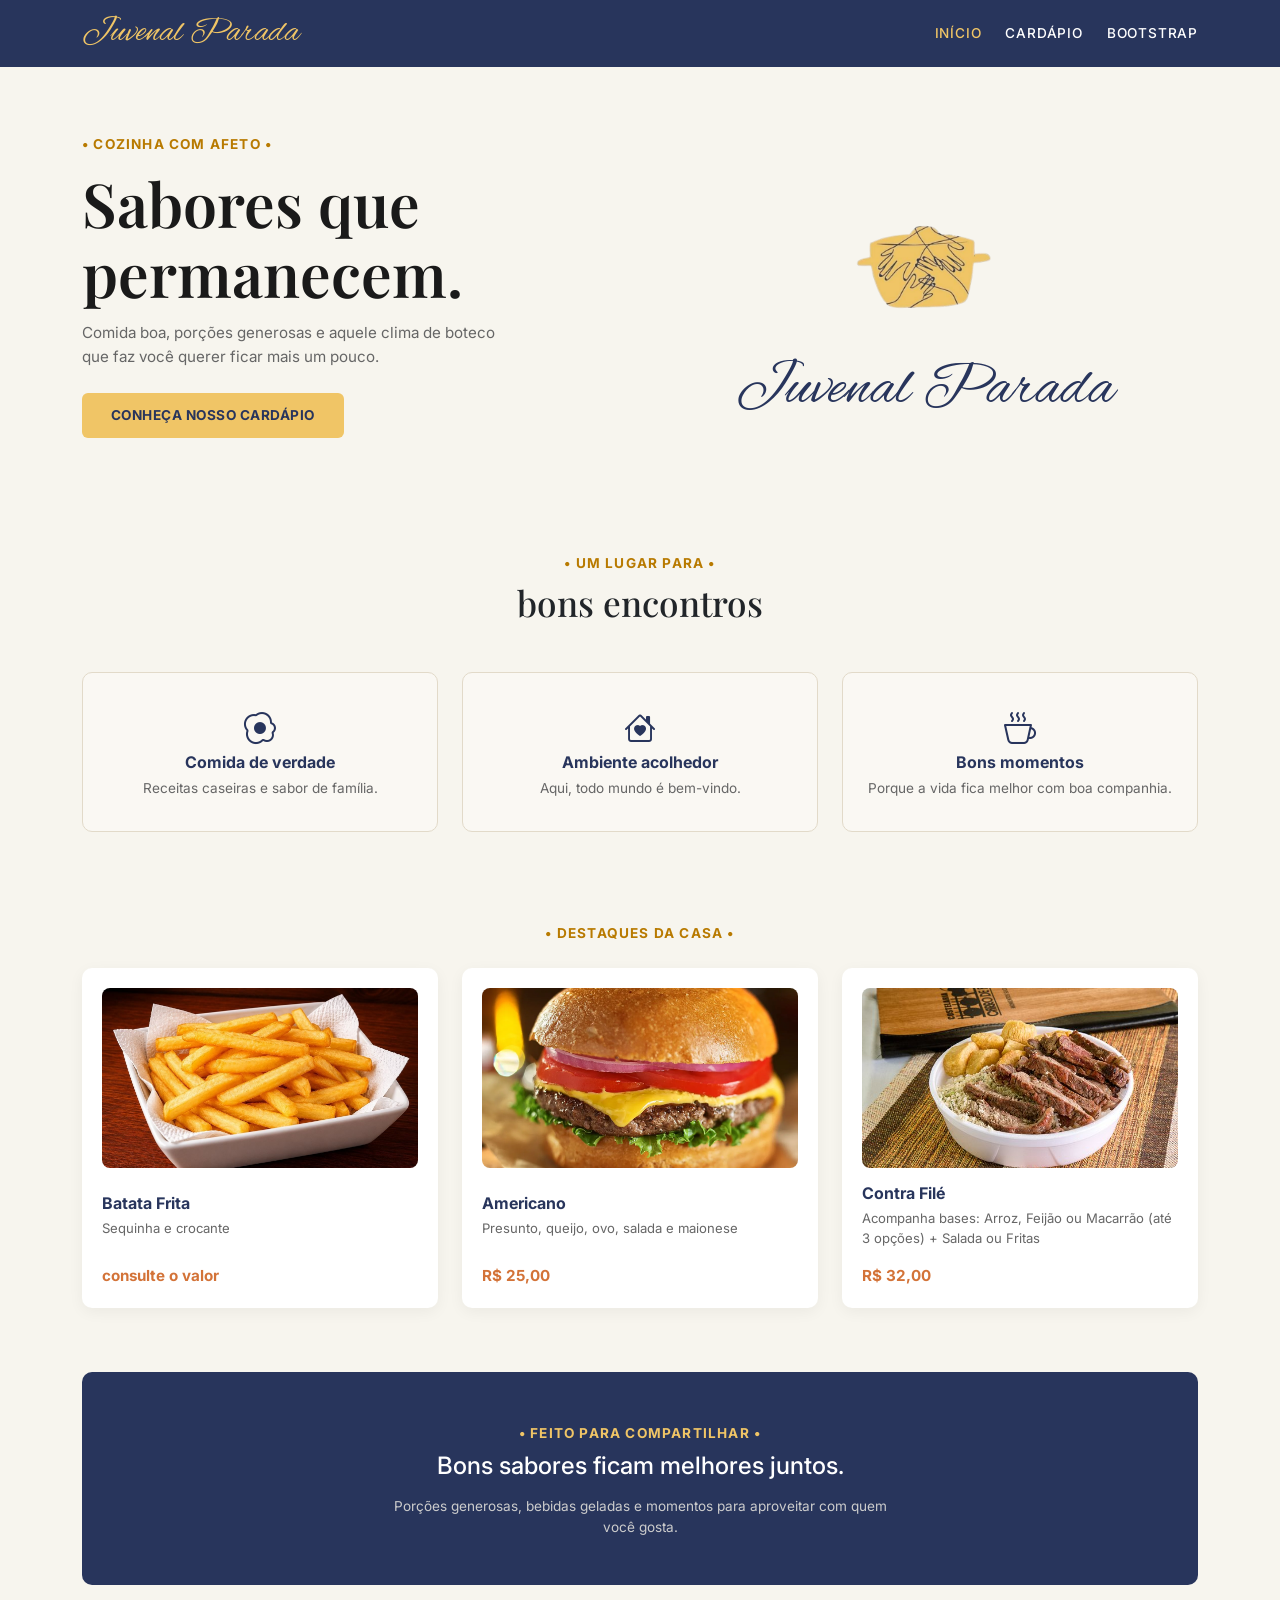
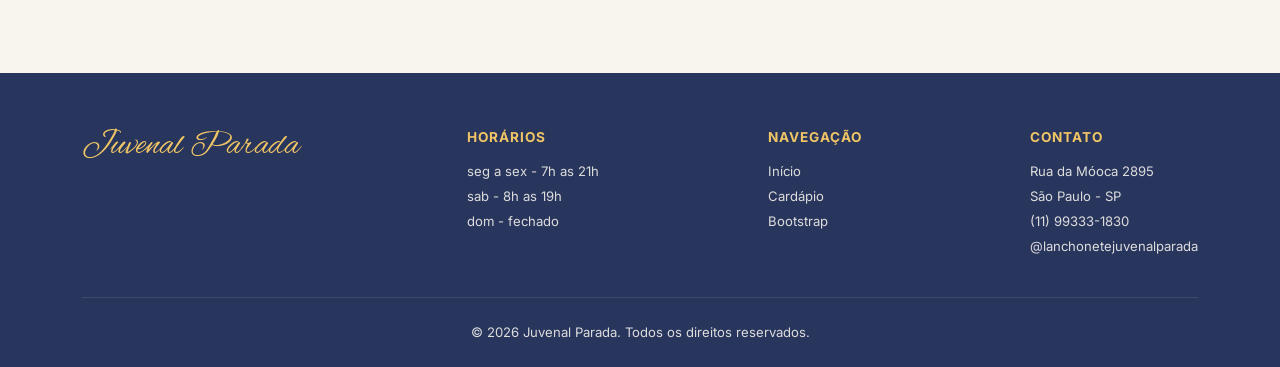
<file: index.html>
<!DOCTYPE html>
<html lang="pt-BR">
<head>
  <meta charset="UTF-8" />
  <meta name="viewport" content="width=device-width, initial-scale=1.0" />
  <title>Juvenal Parada - Cozinha com Afeto</title>
  
  <!-- Bootstrap 5 CSS e Ícones -->
  <link href="https://cdn.jsdelivr.net/npm/bootstrap@5.3.3/dist/css/bootstrap.min.css" rel="stylesheet" />
  <link rel="stylesheet" href="https://cdn.jsdelivr.net/npm/bootstrap-icons@1.11.3/font/bootstrap-icons.min.css">
  
  <!-- Google Fonts -->
  <link rel="preconnect" href="https://fonts.googleapis.com">
  <link rel="preconnect" href="https://fonts.gstatic.com" crossorigin>
  <link href="https://fonts.googleapis.com/css2?family=Alex+Brush&family=Playfair+Display:ital,wght@0,400;0,600;0,700;1,400&family=Inter:wght@300;400;500;600;700&display=swap" rel="stylesheet">

  <!-- Estilo Externo -->
  <link rel="stylesheet" href="inicio.css">
</head>
<body class="d-flex flex-column min-vh-100">

  <!-- Header / Navbar Padronizada com Cardápio -->
  <header class="bg-custom-bar py-3">
    <div class="container d-flex justify-content-between align-items-center">
      <a href="index.html" class="d-flex align-items-center text-decoration-none">
        <span class="fonte-alex-brush">Juvenal Parada</span>
      </a>
      <nav class="d-flex align-items-center gap-4">
        <a href="index.html" class="nav-link-custom active">INÍCIO</a>
        <a href="cardapio.html" class="nav-link-custom">CARDÁPIO</a>
        <a href="bootstrap.html" class="nav-link-custom">BOOTSTRAP</a>
      </nav>
    </div>
  </header>

  <main class="flex-grow-1">
    <!-- Hero Section -->
    <section class="hero-section">
      <div class="container">
        <div class="row align-items-center">
          <div class="col-md-6">
            <span class="tagline-laranja">• COZINHA COM AFETO •</span>
            <h1 class="hero-title">Sabores que<br>permanecem.</h1>
            <p class="hero-subtitle mb-4">
              Comida boa, porções generosas e aquele clima de boteco que faz você querer ficar mais um pouco.
            </p>
            <div>
              <a href="cardapio.html" class="btn btn-laranja">CONHEÇA NOSSO CARDÁPIO</a>
            </div>
          </div>
          <div class="col-md-6 text-center d-flex flex-column align-items-center justify-content-center mt-4 mt-md-0 pt-md-4">
            <img src="img/logo lanchonet.png" alt="Logo Juvenal Parada" class="hero-panela-img">
            <span class="hero-texto-juvenal">Juvenal Parada</span>
          </div>
        </div>
      </div>
    </section>

    <!-- Bons Encontros -->
    <section class="section-bons-encontros">
      <div class="container text-center">
        <span class="tagline-laranja">• UM LUGAR PARA •</span>
        <h2 class="font-playfair my-2" style="font-size: 2.2rem; font-family: 'Playfair Display', serif;">bons encontros</h2>

        <div class="row g-4 mt-4">
          <div class="col-md-4">
            <div class="icon-box-feature">
              <i class="bi bi-egg-fried"></i>
              <h3 class="feature-item-title">Comida de verdade</h3>
              <p class="feature-item-text">Receitas caseiras e sabor de família.</p>
            </div>
          </div>
          <div class="col-md-4">
            <div class="icon-box-feature">
              <i class="bi bi-house-heart"></i>
              <h3 class="feature-item-title">Ambiente acolhedor</h3>
              <p class="feature-item-text">Aqui, todo mundo é bem-vindo.</p>
            </div>
          </div>
          <div class="col-md-4">
            <div class="icon-box-feature">
              <i class="bi bi-cup-hot"></i>
              <h3 class="feature-item-title">Bons momentos</h3>
              <p class="feature-item-text">Porque a vida fica melhor com boa companhia.</p>
            </div>
          </div>
        </div>
      </div>
    </section>

    <!-- Destaques da Casa (Carregado via JS) -->
    <section class="py-4">
      <div class="container">
        <div class="text-center mb-4">
          <span class="tagline-laranja">• DESTAQUES DA CASA •</span>
        </div>

        <div id="destaques-grid" class="row g-4"></div>

        <!-- Banner Feito para Compartilhar -->
        <div class="banner-compartilhar text-center">
          <span class="tagline-laranja">• FEITO PARA COMPARTILHAR •</span>
          <h3 class="mt-2 mb-3" style="font-size: 1.5rem; font-weight: 500;">Bons sabores ficam melhores juntos.</h3>
          <p class="mb-0 mx-auto" style="font-size: 0.85rem; color: #ccc; max-width: 520px;">
            Porções generosas, bebidas geladas e momentos para aproveitar com quem você gosta.
          </p>
        </div>
      </div>
    </section>
  </main>

  <!-- Rodapé -->
  <footer class="mt-auto">
    <div class="container">
      <div class="row align-items-start justify-content-between text-center text-md-start">
        
        <div class="col-12 col-md-auto footer-col">
          <a href="index.html" class="fonte-alex-brush" style="font-size: 2.2rem; display: block; line-height: 1;">Juvenal Parada</a>
        </div>

        <div class="col-12 col-sm-6 col-md-auto footer-col">
          <h5>HORÁRIOS</h5>
          <p class="mb-1">seg a sex - 7h as 21h</p>
          <p class="mb-1">sab - 8h as 19h</p>
          <p class="mb-0">dom - fechado</p>
        </div>

        <div class="col-12 col-sm-6 col-md-auto footer-col">
          <h5>NAVEGAÇÃO</h5>
          <ul>
            <li class="mb-1"><a href="index.html">Início</a></li>
            <li class="mb-1"><a href="cardapio.html">Cardápio</a></li>
            <li class="mb-0"><a href="bootstrap.html">Bootstrap</a></li>
          </ul>
        </div>

        <div class="col-12 col-md-auto footer-col">
          <h5>CONTATO</h5>
          <p class="mb-1">Rua da Móoca 2895</p>
          <p class="mb-1">São Paulo - SP</p>
          <p class="mb-1">(11) 99333-1830</p>
          <p class="mb-0">@lanchonetejuvenalparada</p>
        </div>

      </div>

      <div class="footer-bottom text-center">
        <p class="mb-0">&copy; 2026 Juvenal Parada. Todos os direitos reservados.</p>
      </div>
    </div>
  </footer>

  <!-- Bootstrap JS & Script da Página -->
  <script src="https://cdn.jsdelivr.net/npm/bootstrap@5.3.3/dist/js/bootstrap.bundle.min.js"></script>
  <script src="inicio.js"></script>
</body>
</html>
</file>
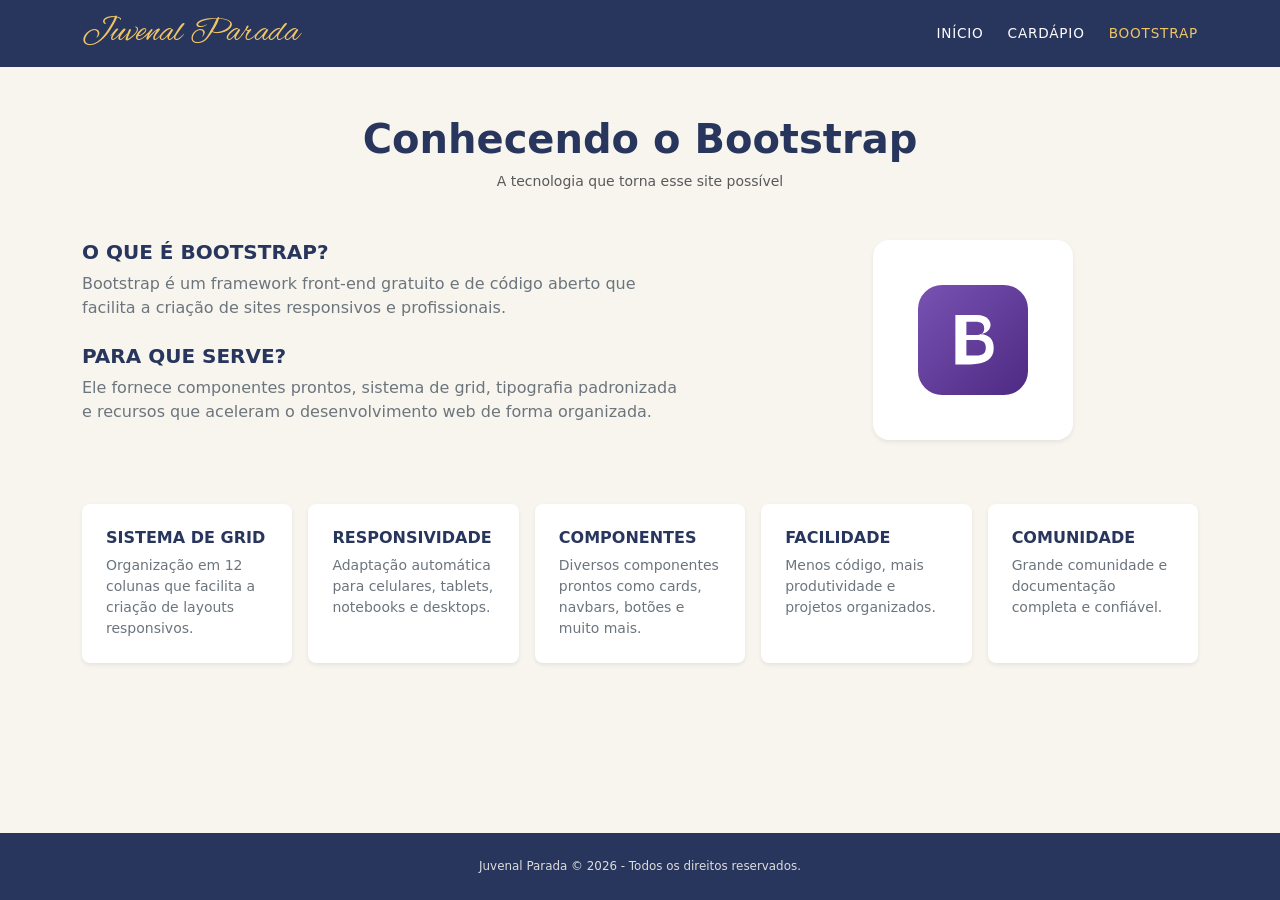
<file: bootstrap.html>
<!DOCTYPE html>
<html lang="pt-BR">
<head>
  <meta charset="UTF-8">
  <meta name="viewport" content="width=device-width, initial-scale=1.0">
  <title>Conhecendo o Bootstrap - Juvenal Parada</title>

  <!-- Google Fonts: Fonte Alex Brush -->
  <link rel="preconnect" href="https://fonts.googleapis.com">
  <link rel="preconnect" href="https://fonts.gstatic.com" crossorigin>
  <link href="https://fonts.googleapis.com/css2?family=Alex+Brush&display=swap" rel="stylesheet">

  <!-- Bootstrap CSS e Ícones -->
  <link href="https://cdn.jsdelivr.net/npm/bootstrap@5.3.3/dist/css/bootstrap.min.css" rel="stylesheet">
  <link rel="stylesheet" href="https://cdn.jsdelivr.net/npm/bootstrap-icons@1.11.3/font/bootstrap-icons.min.css">

  <!-- Seu CSS Personalizado -->
  <link rel="stylesheet" href="cardapio.css">
  <link rel="stylesheet" href="inicio.css">
</head>
<body class="d-flex flex-column min-vh-100">

  <!-- Header / Navbar Padronizada -->
  <header class="bg-custom-bar py-3">
    <div class="container d-flex justify-content-between align-items-center">
      <a href="index.html" class="d-flex align-items-center text-decoration-none">
        <span class="fonte-alex-brush">Juvenal Parada</span>
      </a>
      <nav class="d-flex align-items-center gap-4">
        <a href="index.html" class="nav-link-custom">INÍCIO</a>
        <a href="cardapio.html" class="nav-link-custom">CARDÁPIO</a>
        <a href="bootstrap.html" class="nav-link-custom active">BOOTSTRAP</a>
      </nav>
    </div>
  </header>

  <!-- Conteúdo Principal -->
  <main class="container my-5 flex-grow-1">
    
    <!-- Título Principal -->
    <div class="text-center mb-5">
      <h1 class="fw-bold" style="color: var(--cor-barra); font-size: 2.5rem;">Conhecendo o Bootstrap</h1>
      <p class="text-muted small">A tecnologia que torna esse site possível</p>
    </div>

    <!-- Seção Informativa (Texto + Logo) -->
    <div class="row align-items-center my-5">
      <div class="col-md-7 pe-md-5">
        <div class="mb-4">
          <h2 class="fw-bold text-uppercase fs-5 mb-2" style="color: var(--cor-barra);">O QUE É BOOTSTRAP?</h2>
          <p class="text-secondary leading-relaxed">
            Bootstrap é um framework front-end gratuito e de código aberto que facilita a criação de sites responsivos e profissionais.
          </p>
        </div>

        <div>
          <h2 class="fw-bold text-uppercase fs-5 mb-2" style="color: var(--cor-barra);">PARA QUE SERVE?</h2>
          <p class="text-secondary leading-relaxed">
            Ele fornece componentes prontos, sistema de grid, tipografia padronizada e recursos que aceleram o desenvolvimento web de forma organizada.
          </p>
        </div>
      </div>

      <!-- Ícone Bootstrap -->
      <div class="col-md-5 text-center mt-4 mt-md-0">
        <div class="bg-white p-4 rounded-4 shadow-sm d-inline-flex align-items-center justify-content-center" style="width: 200px; height: 200px;">
          <svg width="110" height="110" viewBox="0 0 128 128" fill="none" xmlns="http://www.w3.org/2000/svg">
            <rect width="128" height="128" rx="28" fill="url(#bs-grad)"/>
            <path d="M43.5 35H68.2C74.8 35 79.5 36.8 82.3 40.4C85.1 44 85.1 48.8 82.3 52.4C80.2 55.1 77 56.6 72.8 57C78.2 57.6 82.1 59.3 84.5 62.1C86.9 64.9 88.1 68.8 88.1 73.8C88.1 79.8 85.8 84.4 81.2 87.6C76.6 90.8 69.8 92.4 60.8 92.4H43.5V35ZM56.3 45.4V58.3H66.6C70.1 58.3 72.7 57.7 74.4 56.5C76.1 55.3 77 53.3 77 50.5C77 47.7 76.1 45.7 74.4 44.5C72.7 43.3 70.1 42.7 66.6 42.7H56.3V45.4ZM56.3 67.8V82H67.8C71.6 82 74.4 81.3 76.2 79.9C78 78.5 78.9 76.2 78.9 73C78.9 69.8 78 67.5 76.2 66.1C74.4 64.7 71.6 64 67.8 64H56.3V67.8Z" fill="white"/>
            <defs>
              <linearGradient id="bs-grad" x1="0" y1="0" x2="128" y2="128" gradientUnits="userSpaceOnUse">
                <stop stop-color="#7952B3"/>
                <stop offset="1" stop-color="#4D2A82"/>
              </linearGradient>
            </defs>
          </svg>
        </div>
      </div>
    </div>

    <!-- Cards de Recursos -->
    <div class="row g-3 mt-4">
      <div class="col-12 col-md">
        <div class="card border-0 shadow-sm p-4 h-100 rounded-3 bg-white">
          <h3 class="fw-bold fs-6 text-uppercase mb-2" style="color: var(--cor-barra);">SISTEMA DE GRID</h3>
          <p class="text-secondary small mb-0">Organização em 12 colunas que facilita a criação de layouts responsivos.</p>
        </div>
      </div>

      <div class="col-12 col-md">
        <div class="card border-0 shadow-sm p-4 h-100 rounded-3 bg-white">
          <h3 class="fw-bold fs-6 text-uppercase mb-2" style="color: var(--cor-barra);">RESPONSIVIDADE</h3>
          <p class="text-secondary small mb-0">Adaptação automática para celulares, tablets, notebooks e desktops.</p>
        </div>
      </div>

      <div class="col-12 col-md">
        <div class="card border-0 shadow-sm p-4 h-100 rounded-3 bg-white">
          <h3 class="fw-bold fs-6 text-uppercase mb-2" style="color: var(--cor-barra);">COMPONENTES</h3>
          <p class="text-secondary small mb-0">Diversos componentes prontos como cards, navbars, botões e muito mais.</p>
        </div>
      </div>

      <div class="col-12 col-md">
        <div class="card border-0 shadow-sm p-4 h-100 rounded-3 bg-white">
          <h3 class="fw-bold fs-6 text-uppercase mb-2" style="color: var(--cor-barra);">FACILIDADE</h3>
          <p class="text-secondary small mb-0">Menos código, mais produtividade e projetos organizados.</p>
        </div>
      </div>

      <div class="col-12 col-md">
        <div class="card border-0 shadow-sm p-4 h-100 rounded-3 bg-white">
          <h3 class="fw-bold fs-6 text-uppercase mb-2" style="color: var(--cor-barra);">COMUNIDADE</h3>
          <p class="text-secondary small mb-0">Grande comunidade e documentação completa e confiável.</p>
        </div>
      </div>
    </div>

  </main>

  <!-- Rodapé -->
  <footer class="bg-custom-bar text-white py-4 mt-auto">
    <div class="container text-center">
      <p class="mb-0 small">Juvenal Parada &copy; 2026 - Todos os direitos reservados.</p>
    </div>
  </footer>

  <!-- Bootstrap JS -->
  <script src="https://cdn.jsdelivr.net/npm/bootstrap@5.3.3/dist/js/bootstrap.bundle.min.js"></script>
</body>
</html>
</file>
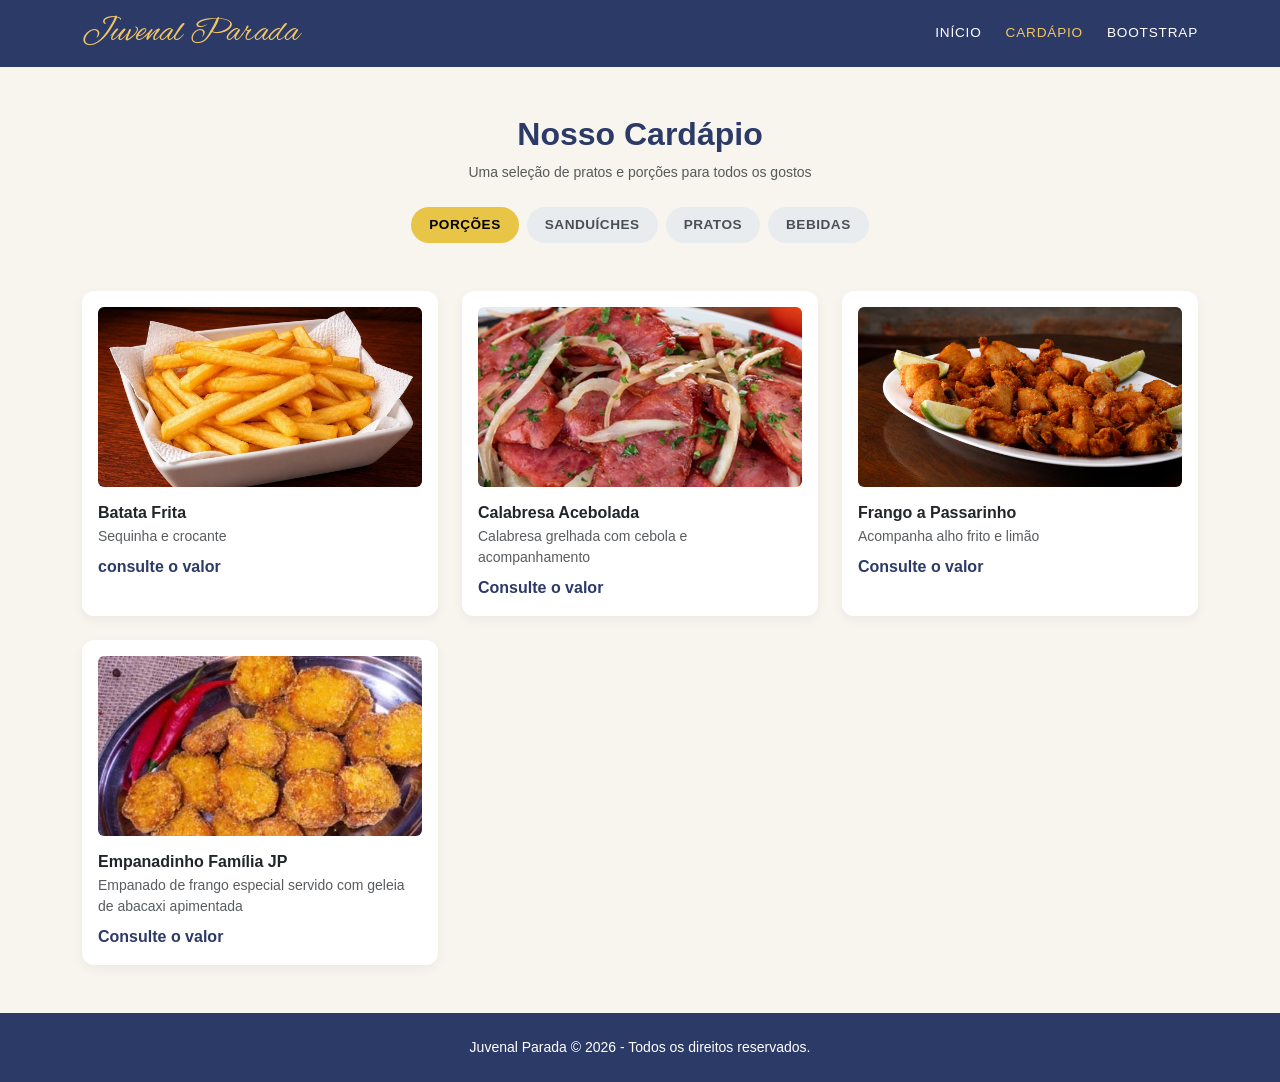
<file: cardapio.html>
<!DOCTYPE html>
<html lang="pt-BR">
<head>
  <meta charset="UTF-8">
  <meta name="viewport" content="width=device-width, initial-scale=1.0">
  <title>Nosso Cardápio - Juvenal Parada</title>

  <!-- Google Fonts: Fonte Alex Brush -->
  <link rel="preconnect" href="https://fonts.googleapis.com">
  <link rel="preconnect" href="https://fonts.gstatic.com" crossorigin>
  <link href="https://fonts.googleapis.com/css2?family=Alex+Brush&display=swap" rel="stylesheet">

  <!-- Bootstrap CSS e Ícones -->
  <link href="https://cdn.jsdelivr.net/npm/bootstrap@5.3.3/dist/css/bootstrap.min.css" rel="stylesheet">
  <link rel="stylesheet" href="https://cdn.jsdelivr.net/npm/bootstrap-icons@1.11.3/font/bootstrap-icons.min.css">

  <!-- Seu CSS Personalizado -->
  <link rel="stylesheet" href="cardapio.css">
</head>
<body class="d-flex flex-column min-vh-100">

  <!-- Header / Navbar Padronizada -->
  <header class="bg-custom-bar py-3">
    <div class="container d-flex justify-content-between align-items-center">
      <a href="index.html" class="d-flex align-items-center text-decoration-none">
        <span class="fonte-alex-brush">Juvenal Parada</span>
      </a>
      <nav class="d-flex align-items-center gap-4">
        <a href="index.html" class="nav-link-custom">INÍCIO</a>
        <a href="cardapio.html" class="nav-link-custom active">CARDÁPIO</a>
        <a href="bootstrap.html" class="nav-link-custom">BOOTSTRAP</a>
      </nav>
    </div>
  </header>

  <!-- Conteúdo Principal -->
  <main class="container my-5 flex-grow-1">
    <div class="text-center mb-4">
      <h1 class="fw-bold" style="color: var(--cor-barra); font-size: 2rem;">Nosso Cardápio</h1>
      <p class="text-muted small">Uma seleção de pratos e porções para todos os gostos</p>
    </div>

    <!-- Botões de Categoria -->
    <div class="d-flex justify-content-center flex-wrap gap-2 mb-5">
      <button class="btn btn-categoria active text-uppercase" data-categoria="porcoes">PORÇÕES</button>
      <button class="btn btn-categoria text-uppercase" data-categoria="sanduiches">SANDUÍCHES</button>
      <button class="btn btn-categoria text-uppercase" data-categoria="pratos">PRATOS</button>
      <button class="btn btn-categoria text-uppercase" data-categoria="bebidas">BEBIDAS</button>
    </div>

    <!-- Container onde o JavaScript injeta os cards dinamicamente -->
    <div class="row g-4" id="grid-cardapio"></div>
  </main>

  <!-- Rodapé -->
  <footer class="bg-custom-bar text-white py-4 mt-auto">
    <div class="container text-center">
      <p class="mb-0 small">Juvenal Parada &copy; 2026 - Todos os direitos reservados.</p>
    </div>
  </footer>

  <!-- Bootstrap JS -->
  <script src="https://cdn.jsdelivr.net/npm/bootstrap@5.3.3/dist/js/bootstrap.bundle.min.js"></script>

  <!-- Conexão do arquivo JavaScript -->
  <script src="cardapio.js"></script>
</body>
</html>
</file>
<file: inicio.css>
/* ==========================================================================
   VARIÁVEIS E ESTILOS GLOBAIS
   ========================================================================== */
:root {
  --cor-barra: #28355c;        /* Azul escuro do cabeçalho e rodapé */
  --cor-destaque: #f0c566;     /* Dourado/Laranja para botões e detalhes */
  --cor-destaque-hover: #d9ad4b;
  --cor-fundo: #f7f5ee;        /* Off-white de fundo */
  --cor-texto: #212529;
  --cor-texto-suave: #666666;
  --cor-preco: #d37338;
}

body {
  background-color: var(--cor-fundo) !important;
  color: var(--cor-texto);
  font-family: 'Inter', system-ui, -apple-system, sans-serif;
  margin: 0;
  padding: 0;
}

/* ==========================================================================
   NAVEGAÇÃO / CABEÇALHO PADRONIZADO
   ========================================================================== */
.bg-custom-bar {
  background-color: var(--cor-barra) !important;
}

.fonte-alex-brush {
  font-family: 'Alex Brush', cursive;
  font-size: 2.2rem;
  color: var(--cor-destaque);
  text-decoration: none;
  line-height: 1;
}

.nav-link-custom {
  color: #FFFFFF !important;
  font-weight: 500;
  font-size: 0.85rem;
  letter-spacing: 0.8px;
  text-transform: uppercase;
  text-decoration: none;
  transition: color 0.2s ease-in-out;
}

.nav-link-custom:hover,
.nav-link-custom.active {
  color: var(--cor-destaque) !important;
}

/* ==========================================================================
   HERO SECTION
   ========================================================================== */
.hero-section {
  padding: 4rem 0 3rem 0;
  position: relative;
}

.tagline-laranja {
  color: #b87a00;
  font-size: 0.85rem;
  letter-spacing: 1.2px;
  font-weight: 700;
  text-transform: uppercase;
}

.hero-title {
  font-family: 'Playfair Display', serif;
  font-size: 3.8rem;
  line-height: 1.15;
  font-weight: 600;
  color: #1a1a1a;
  margin: 0.8rem 0;
}

.hero-subtitle {
  font-size: 0.95rem;
  color: var(--cor-texto-suave);
  max-width: 420px;
  line-height: 1.6;
}

.btn-laranja {
  background-color: var(--cor-destaque);
  color: var(--cor-barra);
  border: none;
  padding: 0.75rem 1.8rem;
  font-weight: 700;
  font-size: 0.85rem;
  border-radius: 6px;
  letter-spacing: 0.5px;
  text-decoration: none;
  display: inline-block;
  transition: background-color 0.2s ease, transform 0.2s ease;
}

.btn-laranja:hover {
  background-color: var(--cor-destaque-hover);
  color: var(--cor-barra);
  transform: translateY(-2px);
}

.hero-panela-img {
  max-width: 180px;
  width: 100%;
  height: auto;
  object-fit: contain;
  margin-bottom: 0.5rem;
  display: block !important;
}

.hero-texto-juvenal {
  font-family: 'Alex Brush', cursive;
  font-size: 3.8rem;
  color: var(--cor-barra);
  line-height: 1;
  display: block;
}

/* ==========================================================================
   BONS ENCONTROS
   ========================================================================== */
.section-bons-encontros {
  padding: 4rem 0;
}

.icon-box-feature {
  text-align: center;
  padding: 2rem 1.2rem;
  border: 1px solid #e2dac9;
  border-radius: 10px;
  background-color: #faf8f3;
  height: 100%;
  transition: transform 0.2s ease, box-shadow 0.2s ease;
}

.icon-box-feature:hover {
  transform: translateY(-4px);
  box-shadow: 0 8px 20px rgba(0, 0, 0, 0.05);
}

.icon-box-feature i {
  font-size: 2rem;
  color: var(--cor-barra);
  margin-bottom: 0.8rem;
}

.feature-item-title {
  font-size: 1rem;
  font-weight: 700;
  color: var(--cor-barra);
  margin-bottom: 0.4rem;
}

.feature-item-text {
  font-size: 0.85rem;
  color: var(--cor-texto-suave);
  margin-bottom: 0;
}

/* ==========================================================================
   DESTAQUES DA CASA
   ========================================================================== */
.card-item-prato {
  border-radius: 10px;
  border: none;
  background-color: #ffffff;
  box-shadow: 0 4px 15px rgba(0, 0, 0, 0.05);
  padding: 1.25rem;
  height: 100%;
  display: flex;
  flex-direction: column;
  justify-content: space-between;
  transition: transform 0.2s ease, box-shadow 0.2s ease;
}

.card-item-prato:hover {
  transform: translateY(-4px);
  box-shadow: 0 8px 25px rgba(0, 0, 0, 0.08);
}

.card-item-prato img {
  width: 100%;
  height: 180px;
  object-fit: cover;
  border-radius: 8px;
  margin-bottom: 1rem;
}

.prato-title {
  font-size: 1rem;
  font-weight: 700;
  color: var(--cor-barra);
  margin-bottom: 0.4rem;
}

.prato-desc {
  font-size: 0.82rem;
  color: var(--cor-texto-suave);
  line-height: 1.5;
  margin-bottom: 1rem;
  flex-grow: 1;
}

.prato-preco {
  color: var(--cor-preco);
  font-weight: 700;
  font-size: 0.95rem;
  margin-bottom: 0;
}

/* ==========================================================================
   BANNER COMPARTILHAR
   ========================================================================== */
.banner-compartilhar {
  background-color: var(--cor-barra);
  color: #ffffff;
  border-radius: 10px;
  padding: 3rem 2rem;
  margin: 4rem 0;
}

.banner-compartilhar .tagline-laranja {
  color: var(--cor-destaque);
}

/* ==========================================================================
   RODAPÉ
   ========================================================================== */
footer {
  background-color: var(--cor-barra);
  color: #ffffff;
  padding: 3.5rem 0 1.5rem 0;
  font-size: 0.85rem;
}

footer h5 {
  color: var(--cor-destaque);
  font-size: 0.85rem;
  letter-spacing: 1px;
  font-weight: 700;
  margin-bottom: 1rem;
  text-transform: uppercase;
}

footer p, 
footer li {
  color: #dddddd;
  font-size: 0.82rem;
  line-height: 1.6;
}

footer ul {
  list-style: none;
  padding: 0;
  margin: 0;
}

footer a {
  color: #dddddd;
  text-decoration: none;
  transition: color 0.2s ease;
}

footer a:hover {
  color: var(--cor-destaque);
}

.footer-bottom {
  border-top: 1px solid rgba(255, 255, 255, 0.1);
  padding-top: 1.5rem;
  margin-top: 2.5rem;
  font-size: 0.78rem;
  color: #aaaaaa;
}

/* ==========================================================================
   RESPONSIVIDADE
   ========================================================================== */
@media (max-width: 767.98px) {
  .hero-title {
    font-size: 2.8rem;
  }

  .footer-col {
    text-align: center;
    margin-bottom: 2rem;
  }
}
</file>
<file: cardapio.css>
:root {
  --cor-barra: #2b3a67;
  --cor-destaque: #e8c547;
  --cor-fundo: #F7F5EE;
}

body {
  background-color: var(--cor-fundo) !important;
  color: #212529;
  font-family: 'Segoe UI', Tahoma, Geneva, Verdana, sans-serif;
}

/* Header & Navbar */
.bg-custom-bar {
  background-color: var(--cor-barra) !important;
}

.fonte-alex-brush {
  font-family: 'Alex Brush', cursive;
  font-size: 2.2rem;
  color: #F0C566;
  text-decoration: none;
  line-height: 1;
}

.nav-link-custom {
  color: #FFFFFF !important;
  font-weight: 500;
  font-size: 0.85rem;
  letter-spacing: 0.8px;
  text-transform: uppercase;
  text-decoration: none;
  transition: color 0.2s ease-in-out;
}

.nav-link-custom:hover,
.nav-link-custom.active {
  color: #F0C566 !important;
}

/* Botões de Categoria */
.btn-categoria {
  background-color: #e9ecef;
  color: #495057;
  border: none;
  padding: 8px 18px;
  border-radius: 20px;
  font-size: 0.85rem;
  font-weight: 600;
  letter-spacing: 0.5px;
  transition: all 0.3s ease;
}

.btn-categoria:hover {
  background-color: #dee2e6;
}

.btn-categoria.active {
  background-color: var(--cor-destaque) !important;
  color: #000000 !important;
}

/* Cards do Cardápio */
.card-item {
  border-radius: 12px;
  box-shadow: 0 4px 12px rgba(0, 0, 0, 0.05);
  transition: transform 0.2s ease, box-shadow 0.2s ease;
  background-color: #ffffff !important;
}

.card-item:hover {
  transform: translateY(-4px);
  box-shadow: 0 6px 16px rgba(0, 0, 0, 0.1);
}

.card-item img {
  width: 100%;
  height: 180px;
  object-fit: cover;
}
</file>
